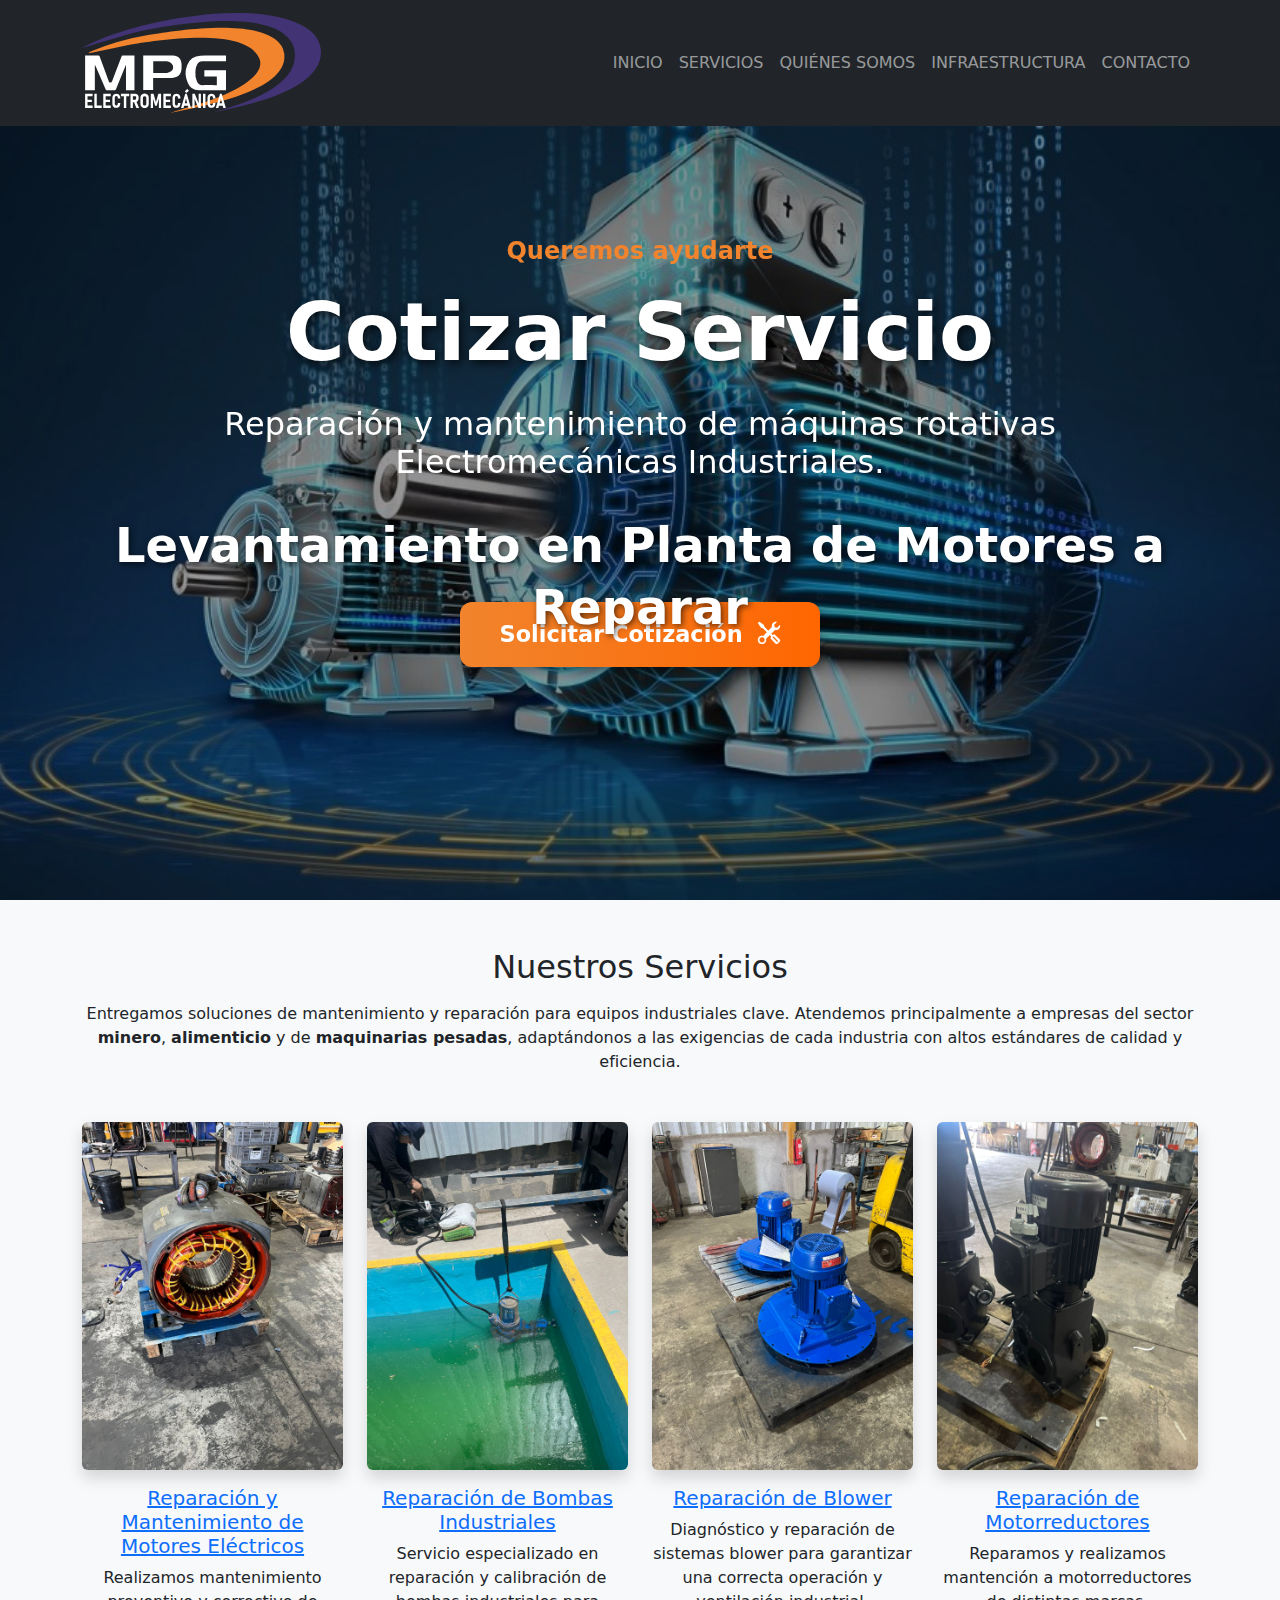
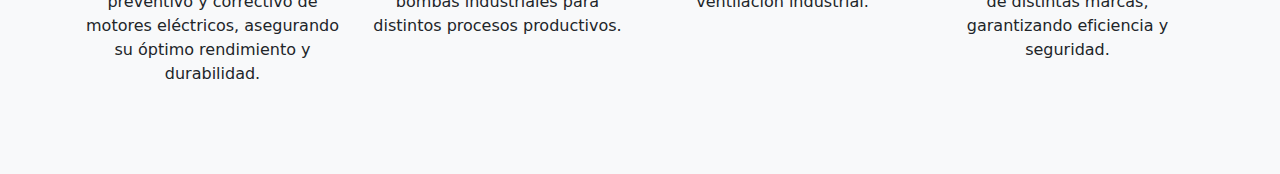
<file: index.html>
<!DOCTYPE html>
<html lang="es">
<head>
  <meta charset="UTF-8" />
  <meta name="viewport" content="width=device-width, initial-scale=1.0" />
  <title>MPG Electromecánica</title>
  <link href="https://cdn.jsdelivr.net/npm/bootstrap@5.3.3/dist/css/bootstrap.min.css" rel="stylesheet">
  <link href="https://cdn.jsdelivr.net/npm/bootstrap-icons@1.10.5/font/bootstrap-icons.css" rel="stylesheet">
  <script src="https://cdn.jsdelivr.net/npm/bootstrap@5.3.3/dist/js/bootstrap.bundle.min.js"></script>

  <style>
    .carousel-item img {
      object-fit: cover;
      height: 100vh;
      width: 100%;
      filter: brightness(0.6);
    }

    .hero-overlay {
      position: absolute;
      top: 0;
      left: 0;
      right: 0;
      bottom: 0;
      display: flex;
      flex-direction: column;
      justify-content: center;
      align-items: center;
      color: white;
      text-align: center;
      z-index: 10;
      padding: 2rem;
    }

    .hero-intro {
      font-size: 1.5rem;
      color: #f1842d;
      margin-bottom: 1rem;
      font-weight: 600;
    }

    .hero-title {
      font-size: 5rem;
      color: white;
      font-weight: 900;
      text-shadow: 3px 3px 10px rgba(0, 0, 0, 0.7);
    }

    .hero-subtitle {
      font-size: 2rem;
      color: white;
      font-weight: 400;
      margin-top: 1rem;
      max-width: 900px;
    }

    .rotating-text {
      font-size: 3rem !important;      
      font-weight: 700 !important;
      line-height: 1.3;
      min-height: 4rem;
      color: white !important;
      text-shadow: 2px 2px 6px rgba(0, 0, 0, 0.6);
      opacity: 0;
      transform: translateY(30px);
      transition: opacity 0.6s ease, transform 0.6s ease;
      text-align: center;
    }

    .rotating-text.show {
      opacity: 1;
      transform: translateY(0);
    }

.btn-cotizar {
  background: linear-gradient(to right, #f1842d, #ff6600);
  color: white;
  border: none;
  padding: 1rem 2.5rem;               /* Más grande */
  font-size: 1.4rem;                  /* Tamaño de texto aumentado */
  font-weight: 700;
  border-radius: 12px;
  transition: transform 0.3s ease, box-shadow 0.3s ease;
  box-shadow: 0 4px 10px rgba(0, 0, 0, 0.3);
}

.btn-cotizar:hover {
  transform: scale(1.08);            /* Efecto de agrandamiento */
  box-shadow: 0 6px 14px rgba(0, 0, 0, 0.5);
  cursor: pointer;
}

    @media (max-width: 768px) {
    .rotating-text {
      font-size: 1.5rem !important;
      min-height: 3rem;
      }
    }
  </style>

</head>
<body>

  <!-- NAVBAR -->
  <nav class="navbar navbar-expand-lg navbar-dark bg-dark fixed-top">
    <div class="container">
      <!-- Logo -->
      <a class="navbar-brand" href="#inicio">
        <img src= "logos svg/svg-pegado-181x75.svg" alt="MPG Logo" height="100" class="me-2">
      </a>

      <!-- Botón responsive -->
      <button class="navbar-toggler text-white" type="button" data-bs-toggle="collapse" data-bs-target="#menuNav">
        <span class="navbar-toggler-icon"></span>
      </button>

      <!-- Enlaces -->
      <div class="collapse navbar-collapse" id="menuNav">
        <ul class="navbar-nav ms-auto">
          <li class="nav-item">
            <a class="nav-link" href="#inicio">INICIO</a>
          </li>
          <li class="nav-item">
            <a class="nav-link" href="#servicios">SERVICIOS</a>
          </li>
          <li class="nav-item">
            <a class="nav-link" href="#quienes-somos">QUIÉNES SOMOS</a>
          </li>
          <li class="nav-item">
            <a class="nav-link" href="#infraestructura">INFRAESTRUCTURA</a>
          </li>
          <li class="nav-item">
            <a class="nav-link" href="#contacto">CONTACTO</a>
          </li>
        </ul>
      </div>
    </div>
  </nav>
  
<!-- HERO CARRUSEL -->
 <section id="hero" class="hero">
  <div id="heroCarousel" class="carousel slide carousel-fade position-relative" data-bs-ride="carousel" data-bs-interval="4000">
    <div class="carousel-inner">
      <div class="carousel-item active">
        <img src="imagenes_portada/img1.jpg" class="d-block w-100" alt="Slide 1">
      </div>
      <div class="carousel-item">
        <img src="imagenes_portada/img2.jpg" class="d-block w-100" alt="Slide 2">
      </div>
      <div class="carousel-item">
        <img src="imagenes_portada/img3.jpg" class="d-block w-100" alt="Slide 3">
      </div>
    </div>
  </div>

<!-- Texto encima del carrusel -->
<div class="hero-overlay position-absolute top-50 start-50 translate-middle w-100">
  <p class="hero-intro">Queremos ayudarte</p>
      <h1 class="hero-title">Cotizar Servicio</h1>
      <h2 class="hero-subtitle">Reparación y mantenimiento de máquinas rotativas Electromecánicas Industriales.</h2>
      <div id="frases-dinamicas" class="rotating-text mt-4"></div>
      <a href="formulario-cotizacion.html" class="btn btn-cotizar mt-4">Solicitar Cotización
      <i class="bi bi-tools ms-2"></i></a>
      </a>
</section>

<!-- Nuestros Servicios -->  
<section id="servicios" class="py-5 bg-light">
  <div class="container text-center">
    <h2 class="mb-3">Nuestros Servicios</h2>
    <!-- Texto introductorio -->
    <p class="intro-servicios mb-5">
      Entregamos soluciones de mantenimiento y reparación para equipos industriales clave.
      Atendemos principalmente a empresas del sector <strong>minero</strong>, <strong>alimenticio</strong> y de <strong>maquinarias pesadas</strong>,
      adaptándonos a las exigencias de cada industria con altos estándares de calidad y eficiencia.
    </p>

    <div class="row">
      
      <!-- Servicio 1 -->
      <div class="col-md-6 col-lg-3 mb-4">
        <img src="imagenes servicios/motorelec1.jpg" alt="Motores Eléctricos" class="img-fluid mb-3 rounded shadow">
        <a href="servicios.html" class="servicio-link">
        <h5>Reparación y Mantenimiento de Motores Eléctricos</h5>
        </a>
        <p>Realizamos mantenimiento preventivo y correctivo de motores eléctricos, asegurando su óptimo rendimiento y durabilidad.</p>
      </div>

      <!-- Servicio 2 -->
      <div class="col-md-6 col-lg-3 mb-4">
        <img src="imagenes servicios/bomba1.jpg" alt="Bombas Industriales" class="img-fluid mb-3 rounded shadow">
        <a href="servicios.html" class="servicio-link">
        <h5>Reparación de Bombas Industriales</h5>
        </a>
        <p>Servicio especializado en reparación y calibración de bombas industriales para distintos procesos productivos.</p>
      </div>

      <!-- Servicio 3 -->
      <div class="col-md-6 col-lg-3 mb-4">
        <img src="imagenes servicios/blower2.jpg" alt="Blower" class="img-fluid mb-3 rounded shadow">
        <a href="servicios.html" class="servicio-link">
        <h5>Reparación de Blower</h5>
        </a>
        <p>Diagnóstico y reparación de sistemas blower para garantizar una correcta operación y ventilación industrial.</p>
      </div>

      <!-- Servicio 4 -->
      <div class="col-md-6 col-lg-3 mb-4">
        <img src="imagenes servicios/motorreductor2.jpg" alt="Motorreductores" class="img-fluid mb-3 rounded shadow">
        <a href="servicios.html" class="servicio-link">
        <h5>Reparación de Motorreductores</h5>
        </a>
        <p>Reparamos y realizamos mantención a motorreductores de distintas marcas, garantizando eficiencia y seguridad.</p>
      </div>

    </div>
  </div>
</section>




<script>
  const frases = [
    "Levantamiento en Planta de Motores a Reparar",
    "Bobinado de Motores Eléctricos CA y CC de 1 a 500 HP",
    "Medición Eléctrica de Motores en Terreno con Motoanalyzer 2",
    "Reparación de Bombas Industriales y Blower",
    "Reparación de Motorreductores"
  ];

  let i = 0;
  const rotador = document.getElementById("frases-dinamicas");

  function cambiarFrase() {
    if (!rotador) return;
    rotador.classList.remove("show");

    setTimeout(() => {
      rotador.textContent = frases[i];
      rotador.classList.add("show");
      i = (i + 1) % frases.length;
    }, 100);
  }

  setInterval(cambiarFrase, 4000);
  cambiarFrase(); // Mostrar la primera frase al cargar
</script>





</body>
</html>
</file>
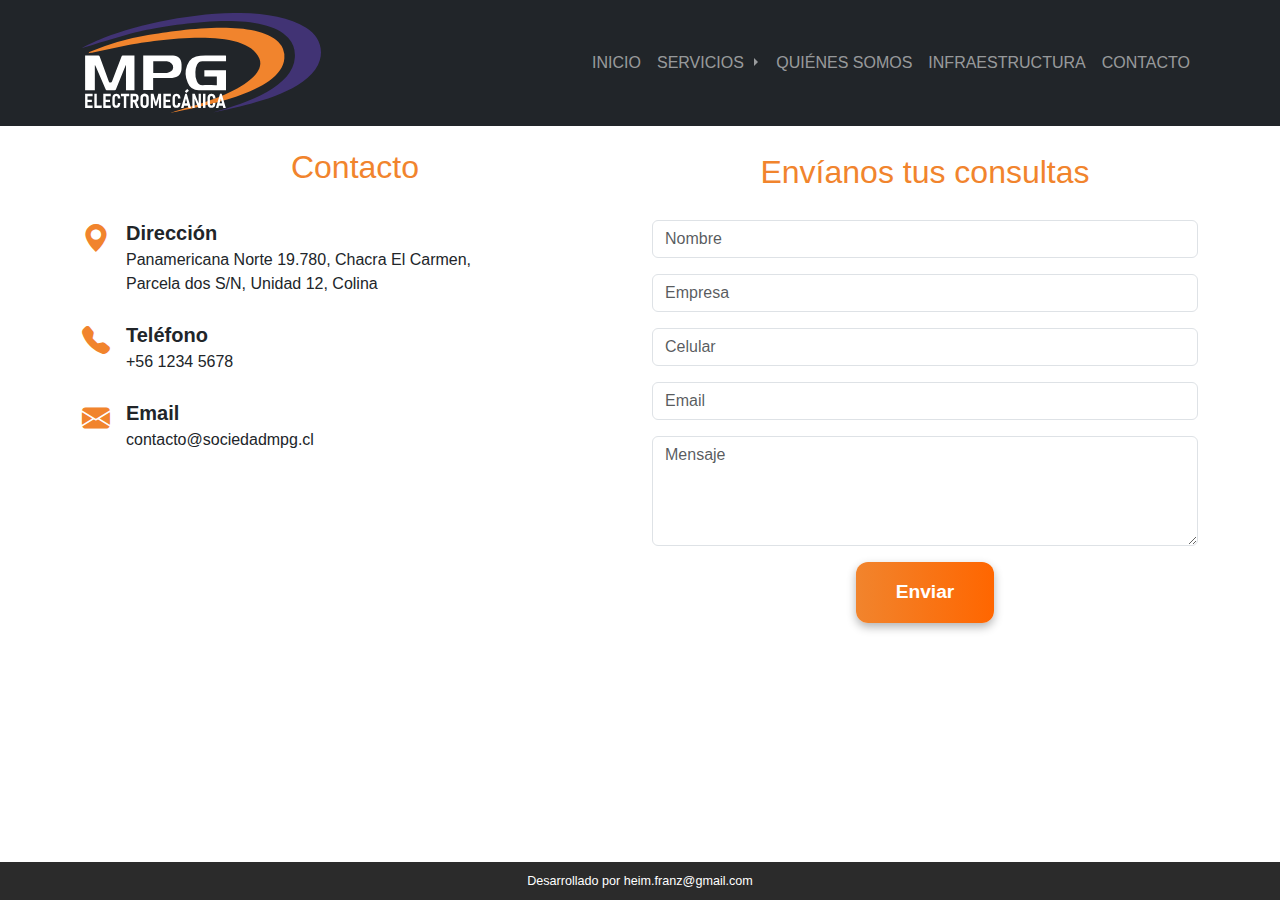
<file: contacto.html>
<!DOCTYPE html>
<html lang="es">
<head>
  <meta charset="UTF-8" />
  <meta name="viewport" content="width=device-width, initial-scale=1.0" />
  <title>Contacto - MPG Electromecánica</title>
  <link href="https://cdn.jsdelivr.net/npm/bootstrap@5.3.3/dist/css/bootstrap.min.css" rel="stylesheet">
  <link href="https://cdn.jsdelivr.net/npm/bootstrap-icons@1.10.5/font/bootstrap-icons.css" rel="stylesheet">
  <script src="https://cdn.jsdelivr.net/npm/bootstrap@5.3.3/dist/js/bootstrap.bundle.min.js"></script>
  <style>
    body {
      padding-top: 100px;
      font-family: 'Segoe UI', sans-serif;
      display: flex;
      flex-direction: column;
      min-height: 100vh;
    }
    main {
      flex: 1;
    }
    .btn-enviar {
      background: linear-gradient(to right, #f1842d, #ff6600);
      color: white;
      border: none;
      padding: 1rem 2.5rem;
      font-size: 1.2rem;
      font-weight: 700;
      border-radius: 12px;
      transition: transform 0.3s ease, box-shadow 0.3s ease;
      box-shadow: 0 4px 10px rgba(0, 0, 0, 0.3);
    }
    .btn-enviar:hover {
      transform: scale(1.05);
      box-shadow: 0 6px 14px rgba(0, 0, 0, 0.5);
    }
    footer {
      background-color: #000;
      color: white;
      padding: 1rem 0;
      text-align: center;
    }
    h2.section-title {
      color: rgb(241, 132, 45);
      font-size: 2rem;
      text-align: center;
      margin-bottom: 2rem;
    }
    .form-intro {
      font-size: 2rem;
      color: rgb(241, 132, 45);
      text-align: center;
      margin-bottom: 1.5rem;
      font-weight: 500;
    }
    .text-white-icon {
      color: white !important;
    }
    .bg-footer-custom {
      background-color: #2b2b2b; /* más oscuro que bg-dark pero no negro puro */
      font-size: 0.9rem;
    }
    .text-orange-icon {
      color: rgb(241, 132, 45) !important;
    }

/* Mostrar dropdown en hover (pantallas grandes) */
@media (min-width: 992px) {
  .navbar .dropdown:hover .dropdown-menu {
    display: block;
    margin-top: 0;
  }

  .navbar .dropdown-toggle::after {
    transform: rotate(-90deg); /* Opcional: gira la flechita */
  }
}    

  </style>
</head>
<body>

<!-- NAVBAR -->
<nav class="navbar navbar-expand-lg navbar-dark bg-dark fixed-top">
  <div class="container">
    <!-- Logo -->
    <a class="navbar-brand" href="#inicio">
      <img src="logos svg/svg-pegado-181x75.svg" alt="MPG Logo" height="100" class="me-2">
    </a>

    <!-- Botón responsive -->
    <button class="navbar-toggler text-white" type="button" data-bs-toggle="collapse" data-bs-target="#menuNav">
      <span class="navbar-toggler-icon"></span>
    </button>

    <!-- Enlaces -->
    <div class="collapse navbar-collapse" id="menuNav">
      <ul class="navbar-nav ms-auto">
        <li class="nav-item">
          <a class="nav-link" href="#inicio">INICIO</a>
        </li>

        <!-- SERVICIOS con Dropdown -->
        <li class="nav-item dropdown">
          <a class="nav-link dropdown-toggle" href="#servicios" role="button" data-bs-toggle="dropdown" aria-expanded="false">
            SERVICIOS
          </a>
          <ul class="dropdown-menu dropdown-menu-dark">
            <li><a class="dropdown-item" href="motores-electricos.html">Motores Eléctricos</a></li>
            <li><a class="dropdown-item" href="bombas-industriales.html">Bombas Industriales</a></li>
            <li><a class="dropdown-item" href="blower.html">Blower</a></li>
            <li><a class="dropdown-item" href="motorreductores.html">Motorreductores</a></li>
          </ul>
        </li>

        <li class="nav-item">
          <a class="nav-link" href="quienes-somos.html">QUIÉNES SOMOS</a>
        </li>
        <li class="nav-item">
          <a class="nav-link" href="#infraestructura">INFRAESTRUCTURA</a>
        </li>
        <li class="nav-item">
          <a class="nav-link" href="contacto.html">CONTACTO</a>
        </li>
      </ul>
    </div>
  </div>
</nav>

  <main>
    <!-- Contenido Principal -->
    <section class="container py-5">
      <div class="row">
        <!-- Información de contacto -->
        <div class="col-md-6 mb-5">
          <h2 class="section-title">Contacto</h2>
          <div class="mb-4 d-flex">
            <i class="bi bi-geo-alt-fill fs-3 me-3 text-orange-icon"></i>
            <div>
              <strong class="d-block fs-5">Dirección</strong>
              <span class="fs-6">Panamericana Norte 19.780, Chacra El Carmen, <br>Parcela dos S/N, Unidad 12, Colina</span>
            </div>
          </div>
          <div class="mb-4 d-flex">
            <i class="bi bi-telephone-fill fs-3 me-3 text-orange-icon"></i>
            <div>
              <strong class="d-block fs-5">Teléfono</strong>
              <span class="fs-6">+56 1234 5678</span>
            </div>
          </div>
          <div class="mb-4 d-flex">
            <i class="bi bi-envelope-fill fs-3 me-3 text-orange-icon"></i>
            <div>
              <strong class="d-block fs-5">Email</strong>
              <span class="fs-6">contacto@sociedadmpg.cl</span>
            </div>
          </div>
        </div>

        <!-- Formulario de contacto -->
        <div class="col-md-6">
          <div class="form-intro">Envíanos tus consultas</div>
          <form class="needs-validation" novalidate>
            <div class="mb-3">
              <input type="text" class="form-control" placeholder="Nombre" required>
              <div class="invalid-feedback">Por favor ingrese su nombre.</div>
            </div>
            <div class="mb-3">
              <input type="text" class="form-control" placeholder="Empresa" required>
              <div class="invalid-feedback">Por favor ingrese el nombre de su empresa.</div>
            </div>
            <div class="mb-3">
              <input type="tel" class="form-control" placeholder="Celular" required>
              <div class="invalid-feedback">Por favor ingrese su número de celular.</div>
            </div>
            <div class="mb-3">
              <input type="email" class="form-control" placeholder="Email" required>
              <div class="invalid-feedback">Por favor ingrese un correo válido.</div>
            </div>
            <div class="mb-3">
              <textarea class="form-control" placeholder="Mensaje" rows="4" required></textarea>
              <div class="invalid-feedback">Por favor escriba su mensaje.</div>
            </div>
            <div class="text-center">
              <button type="submit" class="btn btn-enviar">Enviar</button>
            </div>
          </form>
        </div>
      </div>
    </section>
  </main>

<!-- Footer -->
<footer class="bg-footer-custom text-white text-center py-2">
  <small>Desarrollado por <a href="mailto:heim.franz@gmail.com" class="text-white text-decoration-none">heim.franz@gmail.com</a></small>
</footer>

  <script>
    // Validación de formulario Bootstrap
    (() => {
      'use strict';
      const forms = document.querySelectorAll('.needs-validation');
      Array.from(forms).forEach(form => {
        form.addEventListener('submit', event => {
          if (!form.checkValidity()) {
            event.preventDefault();
            event.stopPropagation();
          }
          form.classList.add('was-validated');
        }, false);
      });
    })();
  </script>

</body>
</html>
</file>
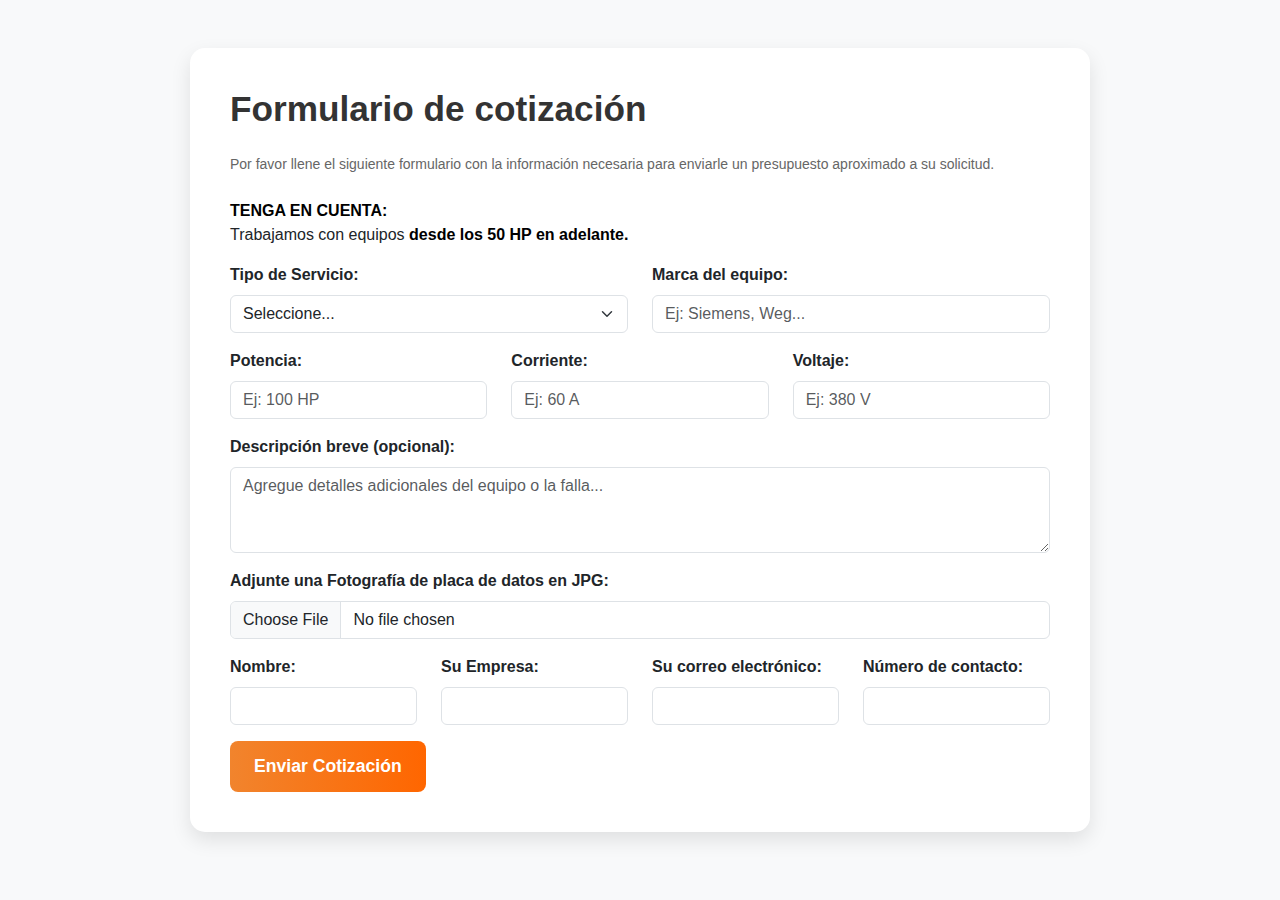
<file: formulario-cotizacion.html>
<!DOCTYPE html>
<html lang="es">
<head>
  <meta charset="UTF-8">
  <meta name="viewport" content="width=device-width, initial-scale=1.0">
  <title>Formulario de Cotización</title>
  <link href="https://cdn.jsdelivr.net/npm/bootstrap@5.3.3/dist/css/bootstrap.min.css" rel="stylesheet">
  <style>
    body {
      background-color: #f8f9fa;
      font-family: 'Segoe UI', sans-serif;
    }
    .form-section {
      max-width: 900px;
      margin: 3rem auto;
      background: #ffffff;
      padding: 2.5rem;
      border-radius: 15px;
      box-shadow: 0 8px 20px rgba(0,0,0,0.1);
    }
    .form-section h1 {
      font-size: 2.2rem;
      font-weight: 700;
      margin-bottom: 1.5rem;
      color: #333;
    }
    .form-section small {
      display: block;
      margin-bottom: 1.5rem;
      color: #666;
    }
    .form-section strong {
      color: #000;
    }
    .form-label {
      font-weight: 600;
    }
    .btn-enviar {
      background: linear-gradient(to right, #f1842d, #ff6600);
      color: #fff;
      font-weight: 600;
      border: none;
      padding: 0.75rem 1.5rem;
      font-size: 1.1rem;
      border-radius: 8px;
      transition: all 0.3s ease;
    }
    .btn-enviar:hover {
      transform: scale(1.05);
      background: linear-gradient(to right, #ff6600, #f1842d);
    }
  </style>
</head>
<body>
  <section class="form-section">
    <h1>Formulario de cotización</h1>
    <small>Por favor llene el siguiente formulario con la información necesaria para enviarle un presupuesto aproximado a su solicitud.</small>
    <p><strong>TENGA EN CUENTA:</strong><br>
    Trabajamos con equipos <strong>desde los 50 HP en adelante.</strong></p>

    <form action="#" method="post" enctype="multipart/form-data">
      <div class="row mb-3">
        <div class="col-md-6">
          <label class="form-label">Tipo de Servicio:</label>
          <select class="form-select">
            <option selected>Seleccione...</option>
            <option>Mantenimiento de Motor Eléctrico</option>
            <option>Reparación de Bombas</option>
            <option>Bobinado</option>
          </select>
        </div>
        <div class="col-md-6">
          <label class="form-label">Marca del equipo:</label>
          <input type="text" class="form-control" placeholder="Ej: Siemens, Weg...">
        </div>
      </div>

      <div class="row mb-3">
        <div class="col-md-4">
          <label class="form-label">Potencia:</label>
          <input type="text" class="form-control" placeholder="Ej: 100 HP">
        </div>
        <div class="col-md-4">
          <label class="form-label">Corriente:</label>
          <input type="text" class="form-control" placeholder="Ej: 60 A">
        </div>
        <div class="col-md-4">
          <label class="form-label">Voltaje:</label>
          <input type="text" class="form-control" placeholder="Ej: 380 V">
        </div>
      </div>

      <div class="mb-3">
        <label class="form-label">Descripción breve (opcional):</label>
        <textarea class="form-control" rows="3" placeholder="Agregue detalles adicionales del equipo o la falla..." ></textarea>
      </div>

      <div class="mb-3">
        <label class="form-label">Adjunte una Fotografía de placa de datos en JPG:</label>
        <input class="form-control" type="file" accept="image/jpeg">
      </div>

      <div class="row mb-3">
        <div class="col-md-6 col-lg-3">
          <label class="form-label">Nombre:</label>
          <input type="text" class="form-control">
        </div>
        <div class="col-md-6 col-lg-3">
          <label class="form-label">Su Empresa:</label>
          <input type="text" class="form-control">
        </div>
        <div class="col-md-6 col-lg-3">
          <label class="form-label">Su correo electrónico:</label>
          <input type="email" class="form-control">
        </div>
        <div class="col-md-6 col-lg-3">
          <label class="form-label">Número de contacto:</label>
          <input type="text" class="form-control">
        </div>
      </div>

      <button type="submit" class="btn btn-enviar">Enviar Cotización</button>
    </form>
  </section>
</body>
</html>
</file>
